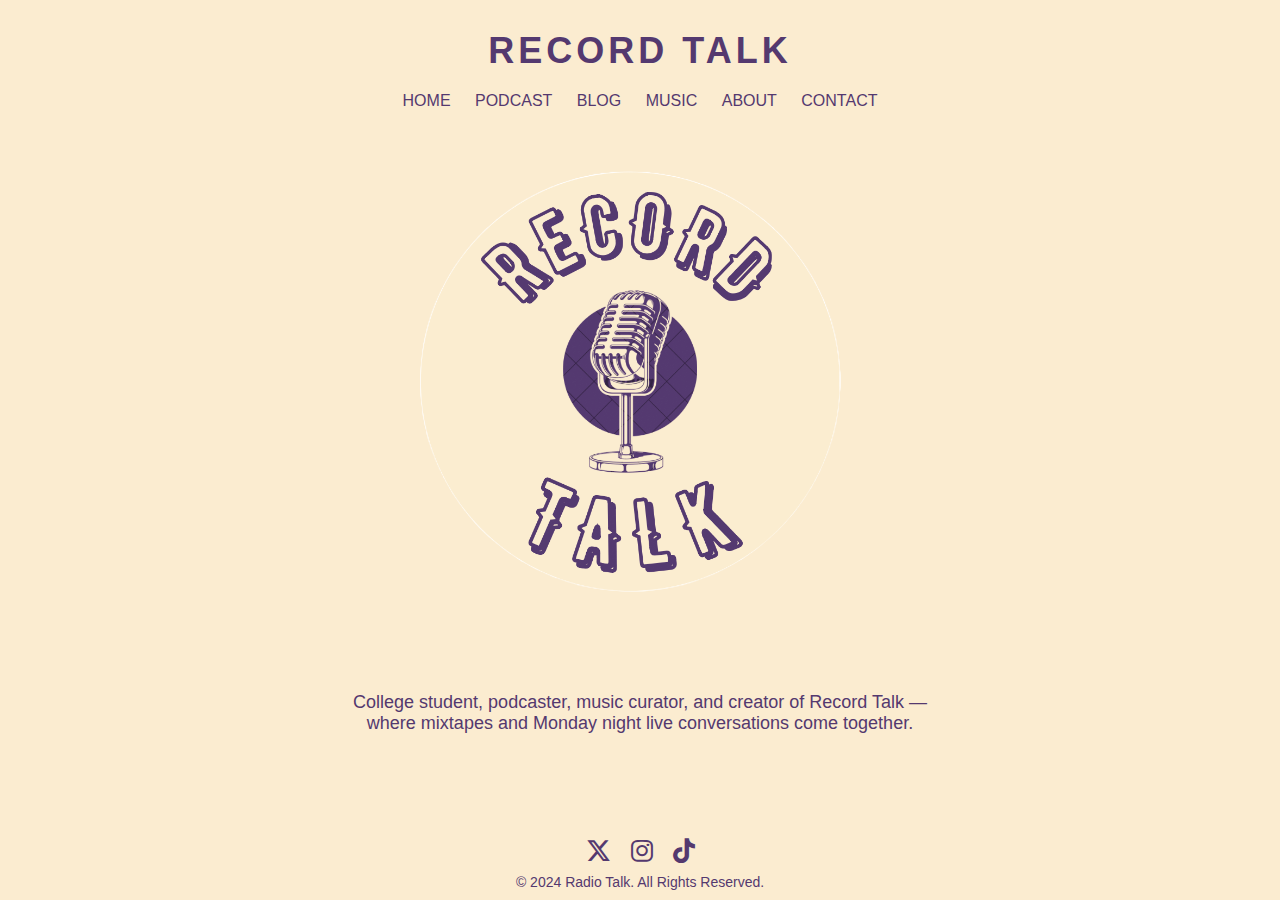
<file: index.html>
<!DOCTYPE html>
<html lang="en">
<head>
  <link rel="stylesheet" href="https://cdnjs.cloudflare.com/ajax/libs/font-awesome/6.5.1/css/all.min.css">
  <meta charset="UTF-8">
  <meta name="viewport" content="width=device-width, initial-scale=1.0">
  <title>Record Talk</title>
  <link rel="stylesheet" href="Style.css">
</head>
<body>
  <header>
    <h1>RECORD TALK</h1>
    <nav>
      <ul>
        <li><a href="index.html">HOME</a></li>
        <li><a href="RTpodcast.html">PODCAST</a></li>
        <li><a href="blog.html">BLOG</a></li>
        <li><a href="Music.html">MUSIC</a></li>
        <li><a href="about.html">ABOUT</a></li>
        <li><a href="contact.html">CONTACT</a></li>
      </ul>
    </nav>

    <img src="Logo.png" alt="Logo" class="logo">
  </header>

  <main>
    <section class="hero">
      <p class="tagline">College student, podcaster, music curator, and creator of Record Talk — where mixtapes and Monday night live conversations come together.</p>
    </section>
  </main>

  <!-- Social Media Section -->
  <div class="social-media">
    <a href="https://twitter.com/yourprofile" target="_blank">
      <i class="fa-brands fa-x-twitter"></i>
    </a>
    <a href="https://instagram.com/yourprofile" target="_blank">
      <i class="fa-brands fa-instagram"></i>
    </a>
    <a href="https://tiktok.com/@yourprofile" target="_blank">
      <i class="fa-brands fa-tiktok"></i>
    </a>
  </div>

  <footer>
    <p>&copy; 2024 Radio Talk. All Rights Reserved.</p>
  </footer>
</body>
</html>
</file>
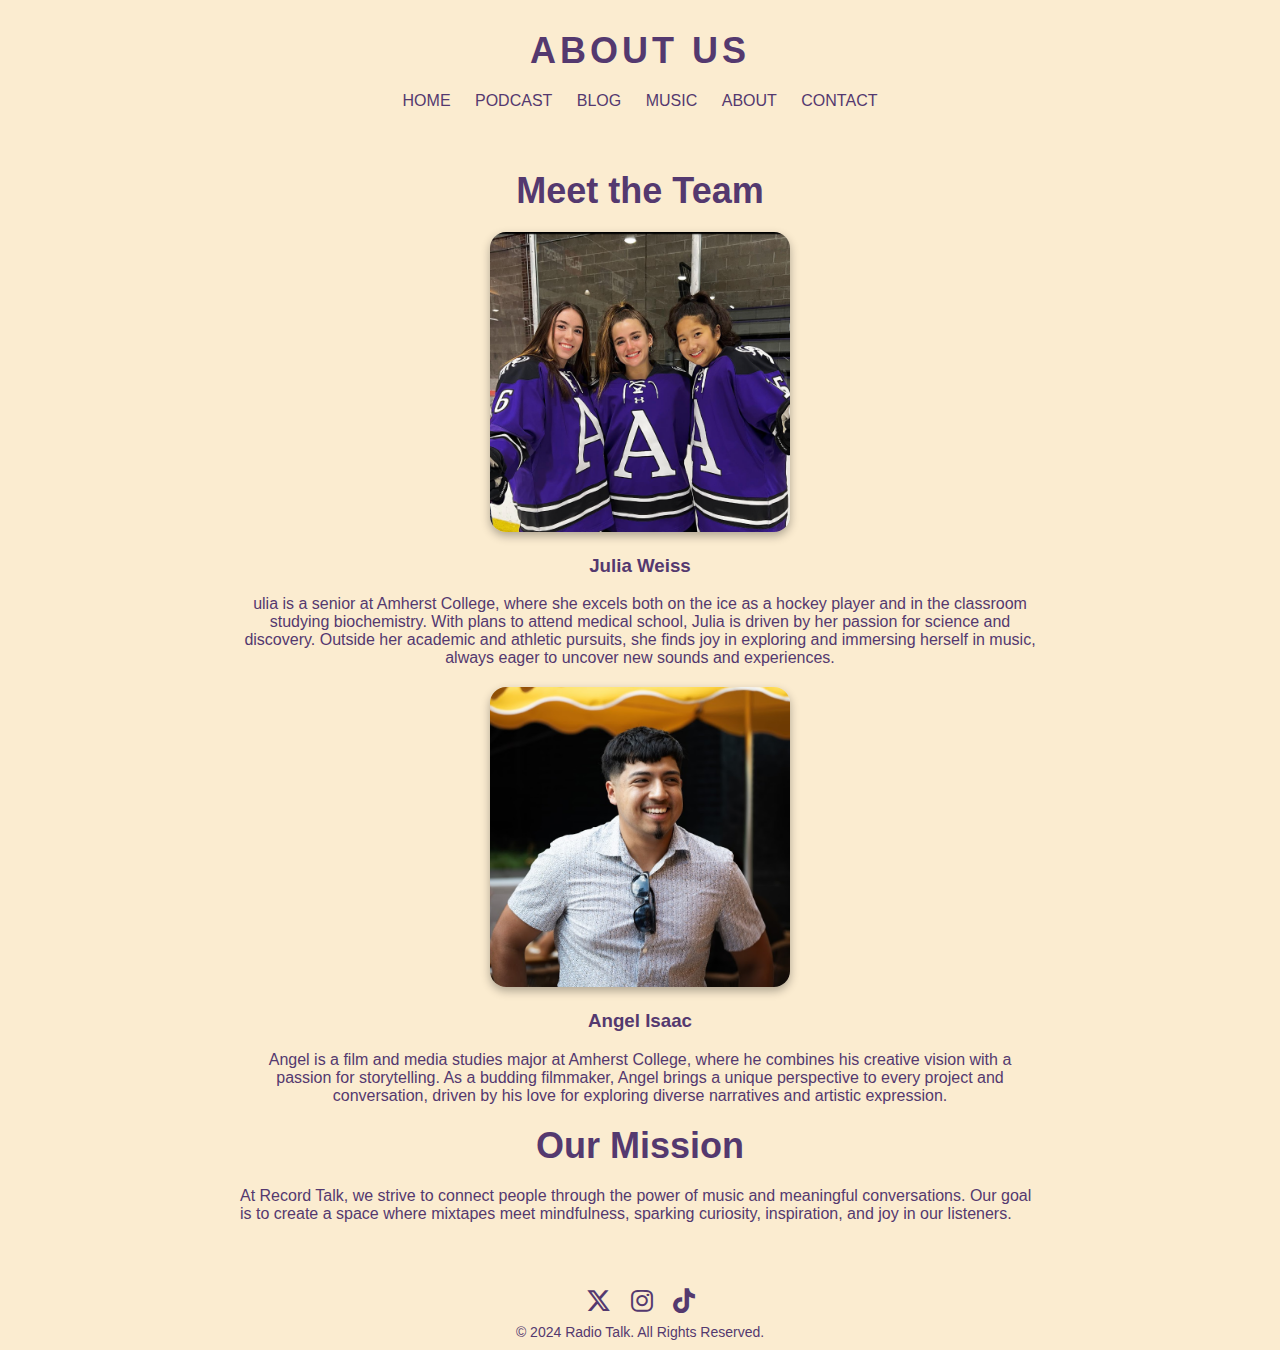
<file: about.html>
<!DOCTYPE html>
<html lang="en">
<head>
  <link rel="stylesheet" href="https://cdnjs.cloudflare.com/ajax/libs/font-awesome/6.5.1/css/all.min.css">
  <meta charset="UTF-8">
  <meta name="viewport" content="width=device-width, initial-scale=1.0">
  <title>About - Record Talk</title>
  <link rel="stylesheet" href="Style.css">
</head>
<body>
  <header>
    <h1>ABOUT US</h1>
    <nav>
        <ul>
            <li><a href="index.html">HOME</a></li>
            <li><a href="RTpodcast.html">PODCAST</a></li>
            <li><a href="blog.html">BLOG</a></li>
            <li><a href="Music.html">MUSIC</a></li>
            <li><a href="about.html">ABOUT</a></li>
            <li><a href="contact.html">CONTACT</a></li>
          </ul>
    </nav>


  </header>

  <main>
    <section class="about-us">
      <h2 class="section-title">Meet the Team</h2>
      <div class="team-container">
        <div class="host">
          <img src="Julia.png" alt="Co-Host 1" class="profile-pic">
          <h3>Julia Weiss</h3>
          <p>ulia is a senior at Amherst College, where she excels both on the ice as a hockey player and in the classroom studying biochemistry. With plans to attend medical school, Julia is driven by her passion for science and discovery. Outside her academic and athletic pursuits, she finds joy in exploring and immersing herself in music, always eager to uncover new sounds and experiences.</p>
        </div>
        <div class="host">
          <img src="angel.JPG" alt="Co-Host 2" class="profile-pic">
          <h3>Angel Isaac</h3>
          <p>Angel is a film and media studies major at Amherst College, where he combines his creative vision with a passion for storytelling. As a budding filmmaker, Angel brings a unique perspective to every project and conversation, driven by his love for exploring diverse narratives and artistic expression.</p>
        </div>
      </div>
    </section>

    <section class="our-mission">
      <h2 class="section-title">Our Mission</h2>
      <p>At Record Talk, we strive to connect people through the power of music and meaningful conversations. Our goal is to create a space where mixtapes meet mindfulness, sparking curiosity, inspiration, and joy in our listeners.</p>
    </section>
  </main>

  <!-- Social Media Section -->
  <div class="social-media">
    <a href="https://twitter.com/yourprofile" target="_blank">
      <i class="fa-brands fa-x-twitter"></i>
    </a>
    <a href="https://instagram.com/yourprofile" target="_blank">
      <i class="fa-brands fa-instagram"></i>
    </a>
    <a href="https://tiktok.com/@yourprofile" target="_blank">
      <i class="fa-brands fa-tiktok"></i>
    </a>
  </div>

  <footer>
    <p>&copy; 2024 Radio Talk. All Rights Reserved.</p>
  </footer>
</body>
</html>
</file>
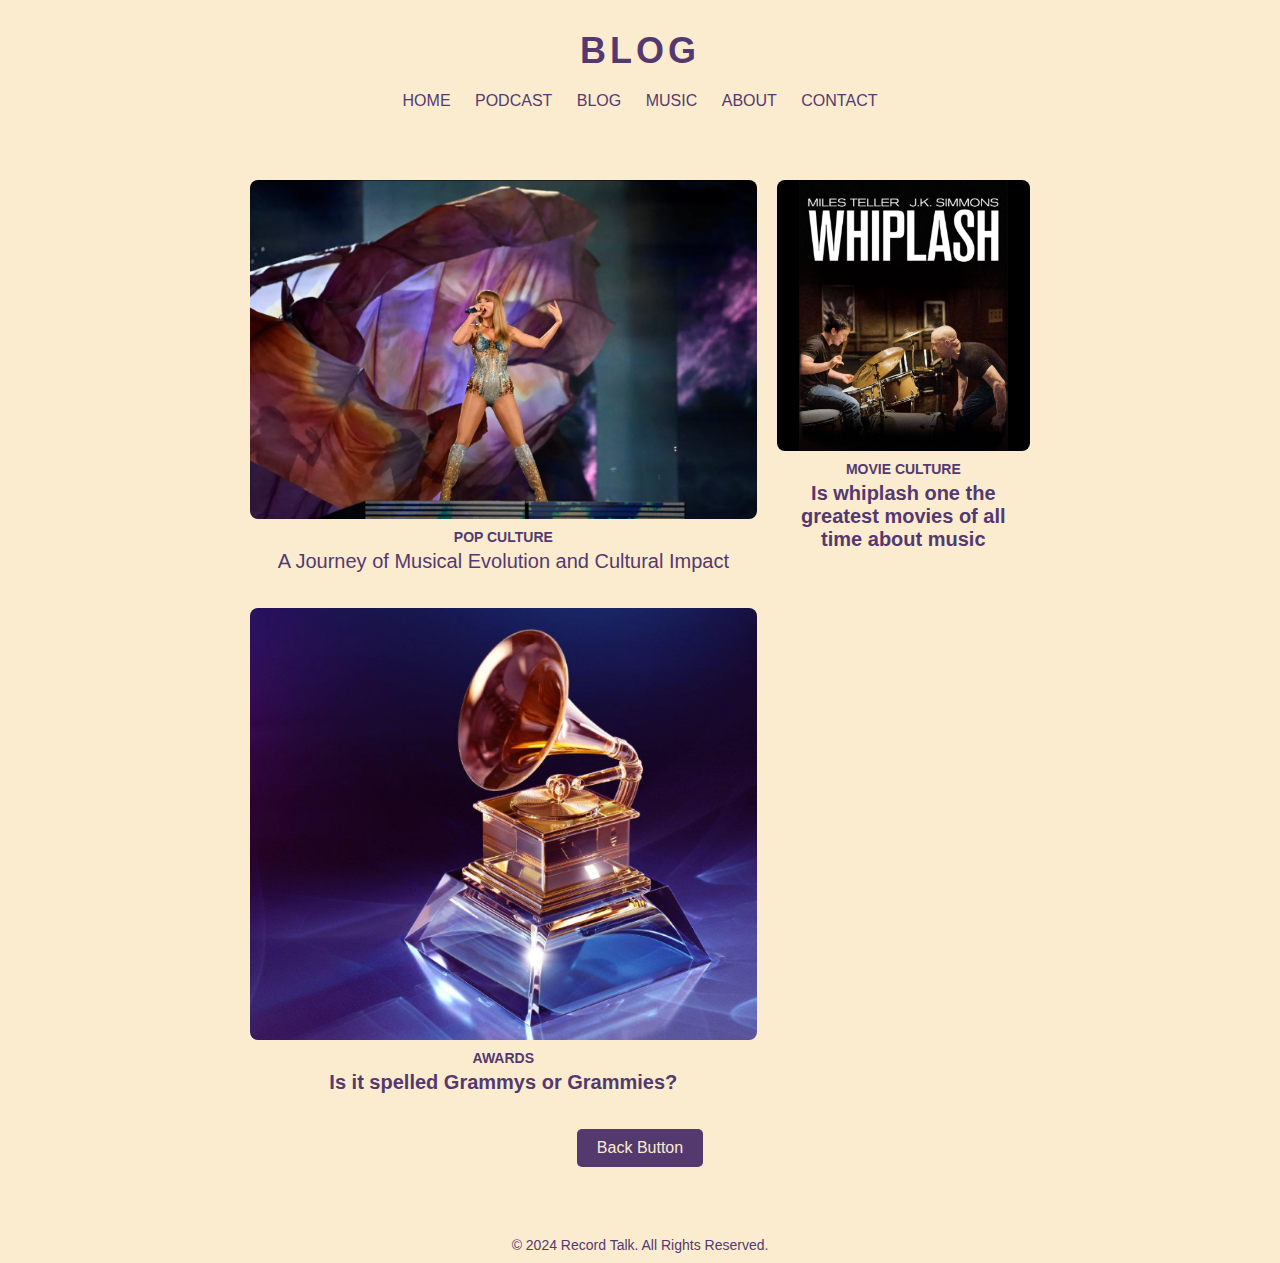
<file: allposts.html>
<!DOCTYPE html>
<html lang="en">
<head>
  <meta charset="UTF-8">
  <meta name="viewport" content="width=device-width, initial-scale=1.0">
  <link rel="stylesheet" href="Style.css">
</head>
<body>
  <header>
    <h1>BLOG</h1>
    <nav>
      <ul>
        <li><a href="index.html">HOME</a></li>
        <li><a href="RTpodcast.html">PODCAST</a></li>
        <li><a href="blog.html">BLOG</a></li>
        <li><a href="Music.html">MUSIC</a></li>
        <li><a href="about.html">ABOUT</a></li>
        <li><a href="contact.html">CONTACT</a></li>
      </ul>
    </nav>
  </header>

  <main>
    <section class="recent-posts">

      <div class="posts-grid">
        <!-- Main Featured Post -->
        <div class="post small-post">
          <img src="taylor.png" alt="Small post 1" class="post-image">
          <div class="post-details">
            <p class="category">POP CULTURE</p>
            <p class="post-title">A Journey of Musical Evolution and Cultural Impact</p>
          </div>
        </div>

        <!-- Smaller Post 1 -->
        <div class="post small-post">
          <img src="whiplash.png" alt="Small Post 2" class="post-image">
          <div class="post-details">
            <p class="category">MOVIE CULTURE</p>
            <h3 class="post-title">Is whiplash one the greatest movies of all time about music</h3>
          </div>
        </div>

        <!-- Smaller Post 2 -->
        <div class="post small-post">
          <img src="grammys.png" alt="Small Post 3" class="post-image">
          <div class="post-details">
            <p class="category">AWARDS</p>
            <h3 class="post-title">Is it spelled Grammys or Grammies?</h3>
          </div>
        </div>
      </div>

        </div>
      </div>

      <div class="all-posts-button">
        <a href="blog.html" class="button">Back Button</a>
      </div>



    </section>
  </main>

  <footer>
    <p>&copy; 2024 Record Talk. All Rights Reserved.</p>
  </footer>
</body>
</html>
</file>
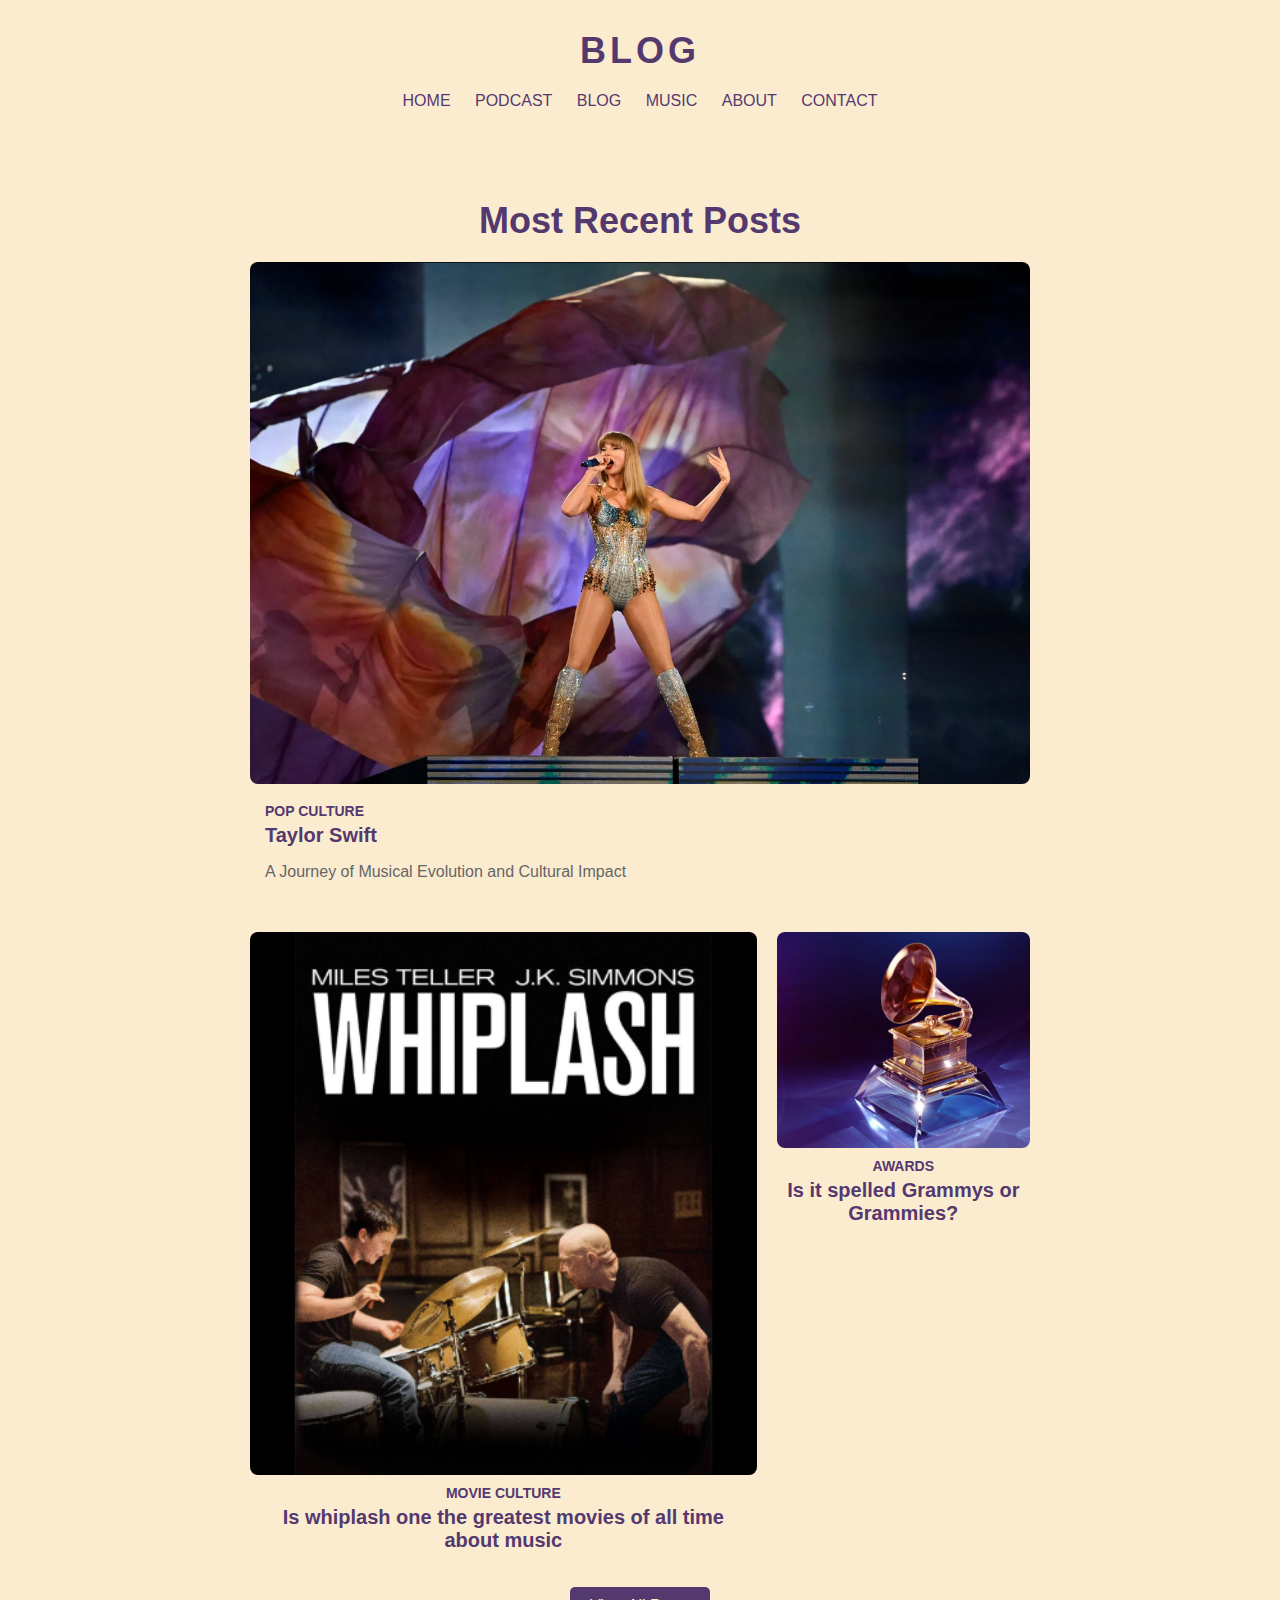
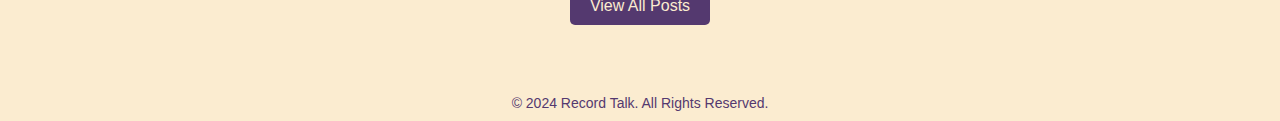
<file: blog.html>
<!DOCTYPE html>
<html lang="en">
<head>
  <meta charset="UTF-8">
  <meta name="viewport" content="width=device-width, initial-scale=1.0">
  <title>Most Recent Posts</title>
  <link rel="stylesheet" href="Style.css">
</head>
<body>
  <header>
    <h1>BLOG</h1>
    <nav>
      <ul>
        <li><a href="index.html">HOME</a></li>
        <li><a href="RTpodcast.html">PODCAST</a></li>
        <li><a href="blog.html">BLOG</a></li>
        <li><a href="Music.html">MUSIC</a></li>
        <li><a href="about.html">ABOUT</a></li>
        <li><a href="contact.html">CONTACT</a></li>
      </ul>
    </nav>
  </header>

  <main>
    <section class="recent-posts">
      <h2 class="section-title">Most Recent Posts</h2> 

      <div class="posts-grid">
        <!-- Main Featured Post -->
        <div class="post main-post">
          <a href="TaylorBlog.html">
            <img src="taylor.png" alt="Main Post" class="post-image">
          </a>
          <div class="post-details">
            <p class="category">POP CULTURE</p>
            <h3 class="post-title">Taylor Swift</h3>
            <p class="post-summary">A Journey of Musical Evolution and Cultural Impact</p>
          </div>
        </div>

        <!-- Smaller Post 1 -->
        <div class="post small-post">
          <img src="whiplash.png" alt="Small Post 1" class="post-image">
          <div class="post-details">
            <p class="category">MOVIE CULTURE</p>
            <h3 class="post-title">Is whiplash one the greatest movies of all time about music</h3>
          </div>
        </div>

        <!-- Smaller Post 2 -->
        <div class="post small-post">
          <img src="grammys.png" alt="Small Post 2" class="post-image">
          <div class="post-details">
            <p class="category">AWARDS</p>
            <h3 class="post-title">Is it spelled Grammys or Grammies?</h3>
          </div>
        </div>
      </div>

        </div>
      </div>

      <div class="all-posts-button">
        <a href="allposts.html" class="button">View All Posts</a>
      </div>



    </section>
  </main>

  <footer>
    <p>&copy; 2024 Record Talk. All Rights Reserved.</p>
  </footer>
</body>
</html>
</file>
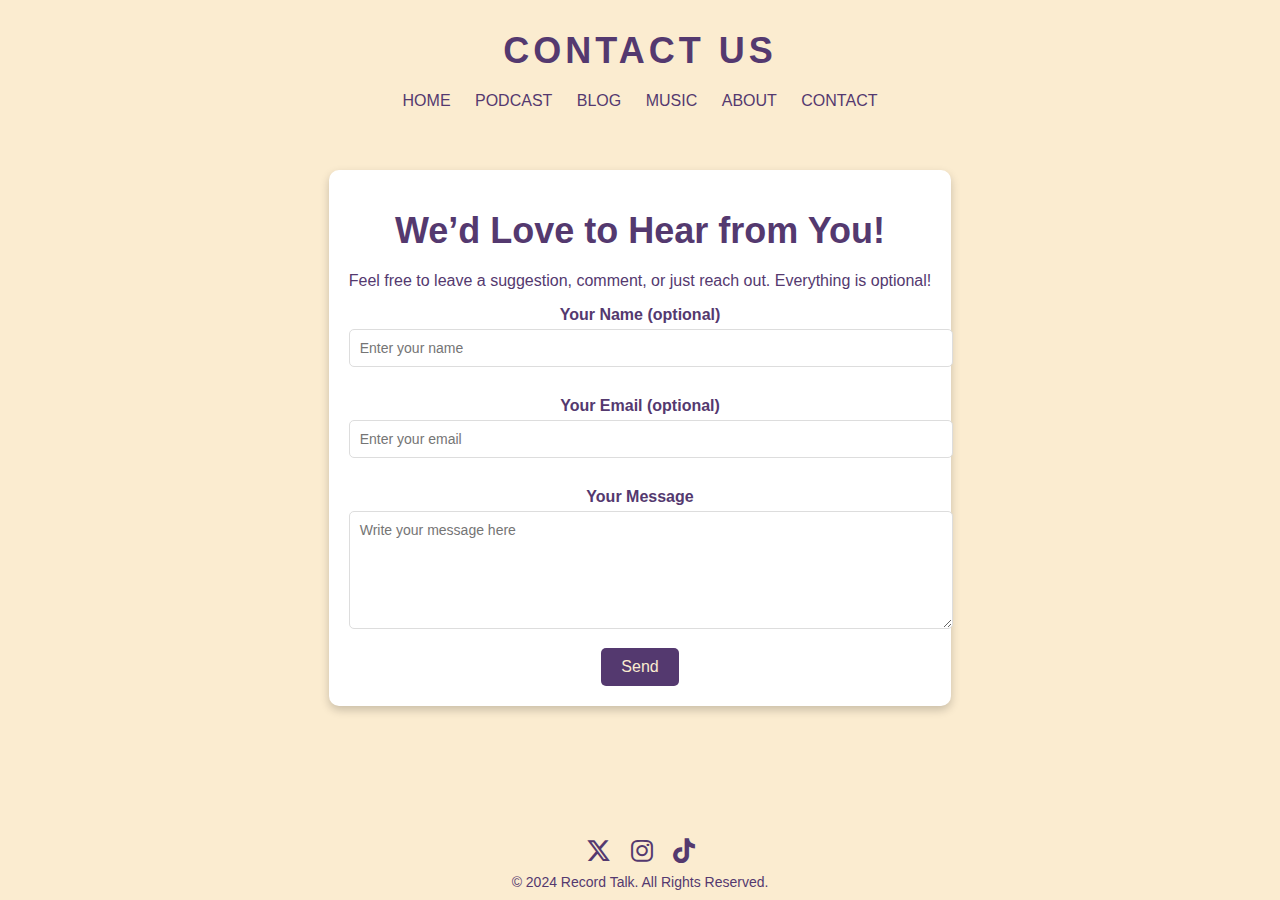
<file: contact.html>
<!DOCTYPE html>
<html lang="en">
<head>
  <link rel="stylesheet" href="https://cdnjs.cloudflare.com/ajax/libs/font-awesome/6.5.1/css/all.min.css">
  <meta charset="UTF-8">
  <meta name="viewport" content="width=device-width, initial-scale=1.0">
  <title>Contact Us - Record Talk</title>
  <link rel="stylesheet" href="Style.css">
</head>
<body>
  <header>
    <h1>CONTACT US</h1>
    <nav>
      <ul>
        <li><a href="index.html">HOME</a></li>
        <li><a href="RTpodcast.html">PODCAST</a></li>
        <li><a href="blog.html">BLOG</a></li>
        <li><a href="Music.html">MUSIC</a></li>
        <li><a href="about.html">ABOUT</a></li>
        <li><a href="contact.html">CONTACT</a></li>
      </ul>
    </nav>

  </header>

  <main>
    <section class="contact-form">
      <h2 class="section-title">We’d Love to Hear from You!</h2>
      <p>Feel free to leave a suggestion, comment, or just reach out. Everything is optional!</p>
      
      <form action="https://formsubmit.co/enzoweiss2014@gmail.com" method="POST">
        <!-- Name Field -->
        <label for="name">Your Name (optional)</label>
        <input type="text" id="name" name="name" placeholder="Enter your name">

        <!-- Email Field -->
        <label for="email">Your Email (optional)</label>
        <input type="email" id="email" name="email" placeholder="Enter your email">

        <!-- Message Field -->
        <label for="message">Your Message</label>
        <textarea id="message" name="message" rows="6" placeholder="Write your message here"></textarea>

        <!-- Submit Button -->
        <button type="submit" class="button">Send</button>
      </form>
    </section>
  </main>

  <!-- Social Media Section -->
  <div class="social-media">
    <a href="https://twitter.com/yourprofile" target="_blank">
      <i class="fa-brands fa-x-twitter"></i>
    </a>
    <a href="https://instagram.com/yourprofile" target="_blank">
      <i class="fa-brands fa-instagram"></i>
    </a>
    <a href="https://tiktok.com/@yourprofile" target="_blank">
      <i class="fa-brands fa-tiktok"></i>
    </a>
  </div>

  <footer>
    <p>&copy; 2024 Record Talk. All Rights Reserved.</p>
  </footer>
</body>
</html>
</file>
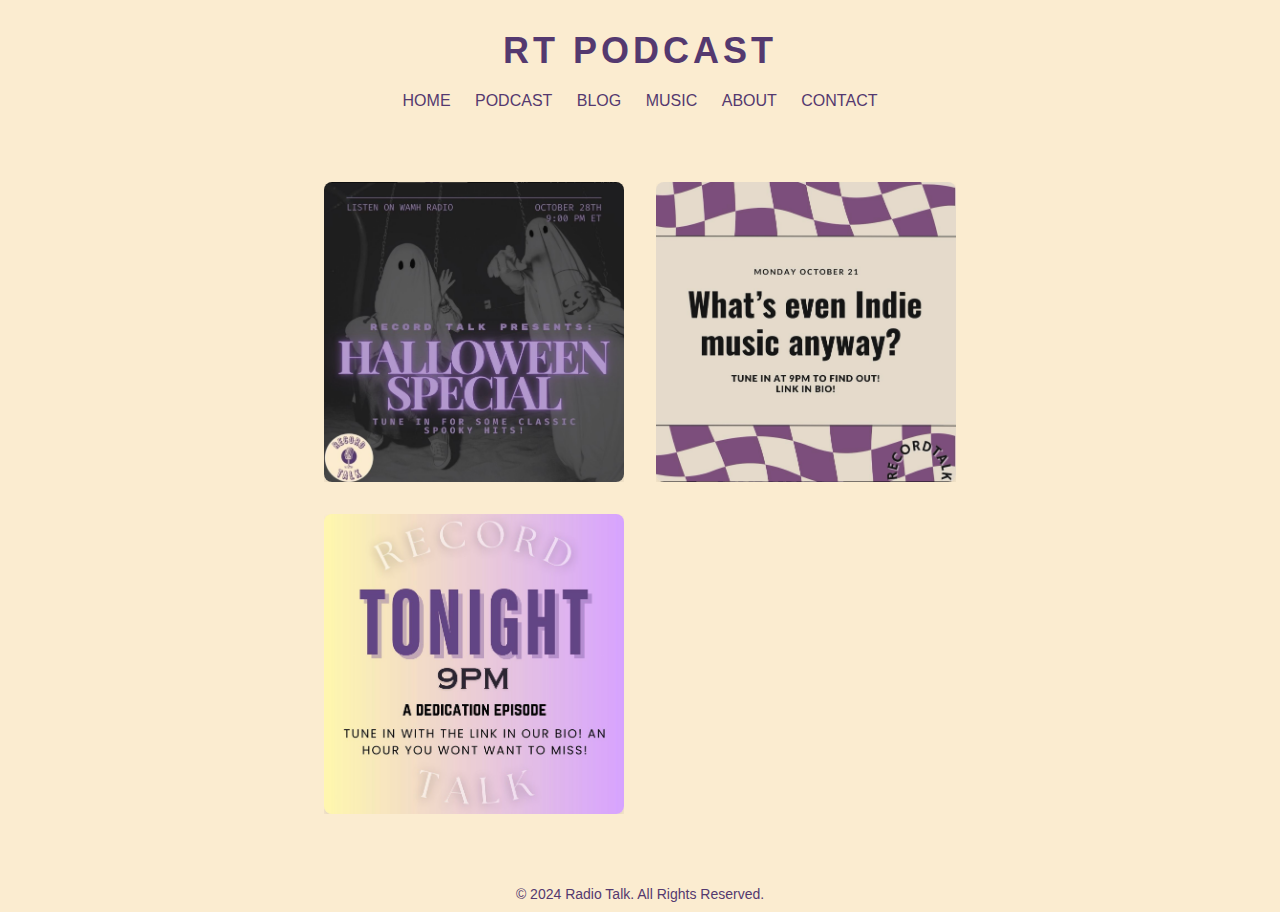
<file: RTpodcast.html>
<!DOCTYPE html>
<html lang="en">
    <head>
        <title>RTpodcast</title>
        <link rel="stylesheet" href="Style.css">
        <meta charset="UTF-8">
        <meta name="viewport" content="width=device-width, initial-scale=1.0">

    </head>

    <body>
        <header>
          <h1>RT PODCAST</h1>
          <nav>
            <ul>
              <li><a href="index.html">HOME</a></li>
              <li><a href="RTpodcast.html">PODCAST</a></li>
              <li><a href="blog.html">BLOG</a></li>
              <li><a href="Music.html">MUSIC</a></li>
              <li><a href="about.html">ABOUT</a></li>
              <li><a href="contact.html">CONTACT</a></li>
            </ul>
          </nav>
        </header>
    
        <main>
            <div class="podcast-container">
                <!-- Podcast 1 -->
                <div class="podcast-item">
                  <img src="podcast1.png" alt="Podcast 1" class="podcast-cover">
                  <div class="podcast-player">
                    <audio controls>
                      <source src="test.mp3" type="audio/mpeg">
                      Your browser does not support the audio element.
                    </audio>
                  </div>
                </div>
              
                <!-- Podcast 2 -->
                <div class="podcast-item">
                  <img src="podcast2.png" alt="Podcast 2" class="podcast-cover">
                  <div class="podcast-player">
                    <audio controls>
                      <source src="test.mp3" type="audio/mpeg">
                      Your browser does not support the audio element.
                    </audio>
                  </div>
                </div>
              
                <!-- Podcast 3 -->
                <div class="podcast-item">
                  <img src="podcast3.png" alt="Podcast 3" class="podcast-cover">
                  <div class="podcast-player">
                    <audio controls>
                      <source src="test.mp3" type="audio/mpeg">
                      Your browser does not support the audio element.
                    </audio>
                  </div>
                </div>
              
                <!-- Podcast 4 -->
        



        </main>
    
        <footer>
            <p>&copy; 2024 Radio Talk. All Rights Reserved.</p>
        </footer>
    </body>

</html>
</file>
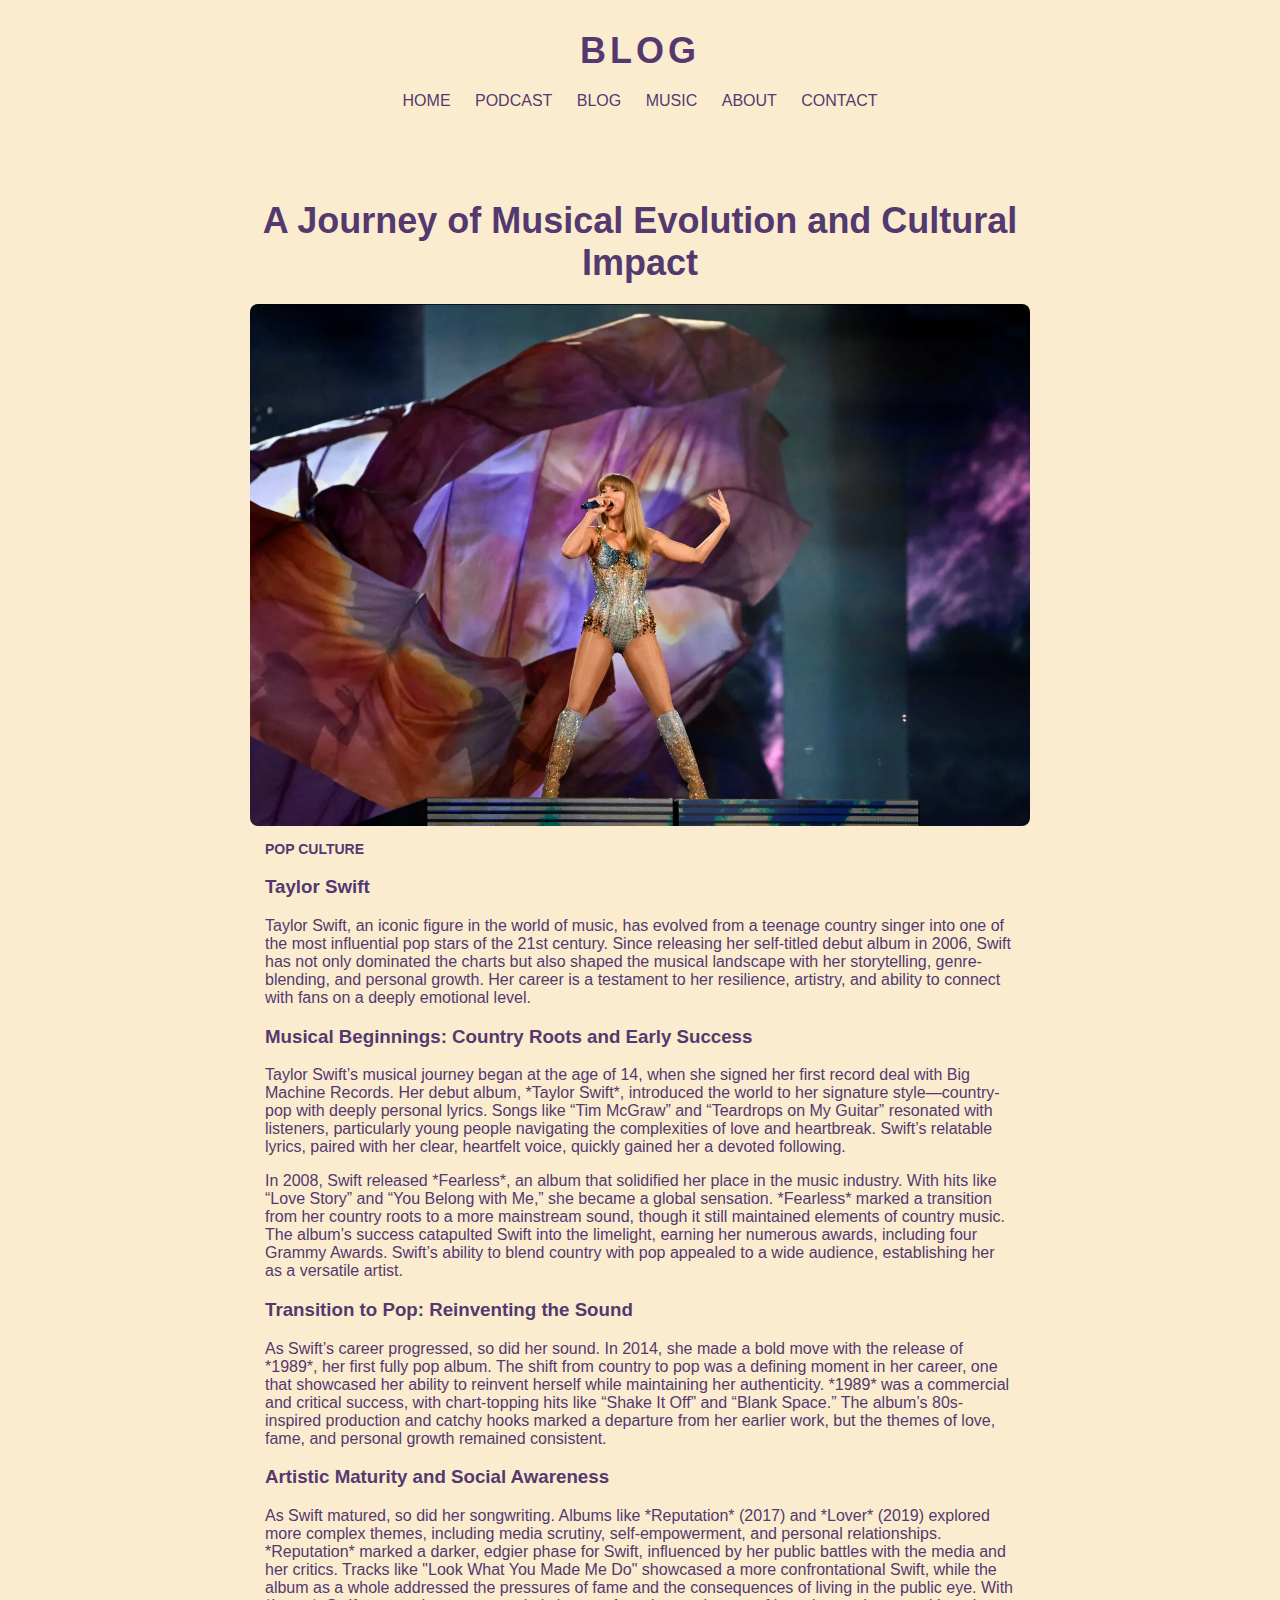
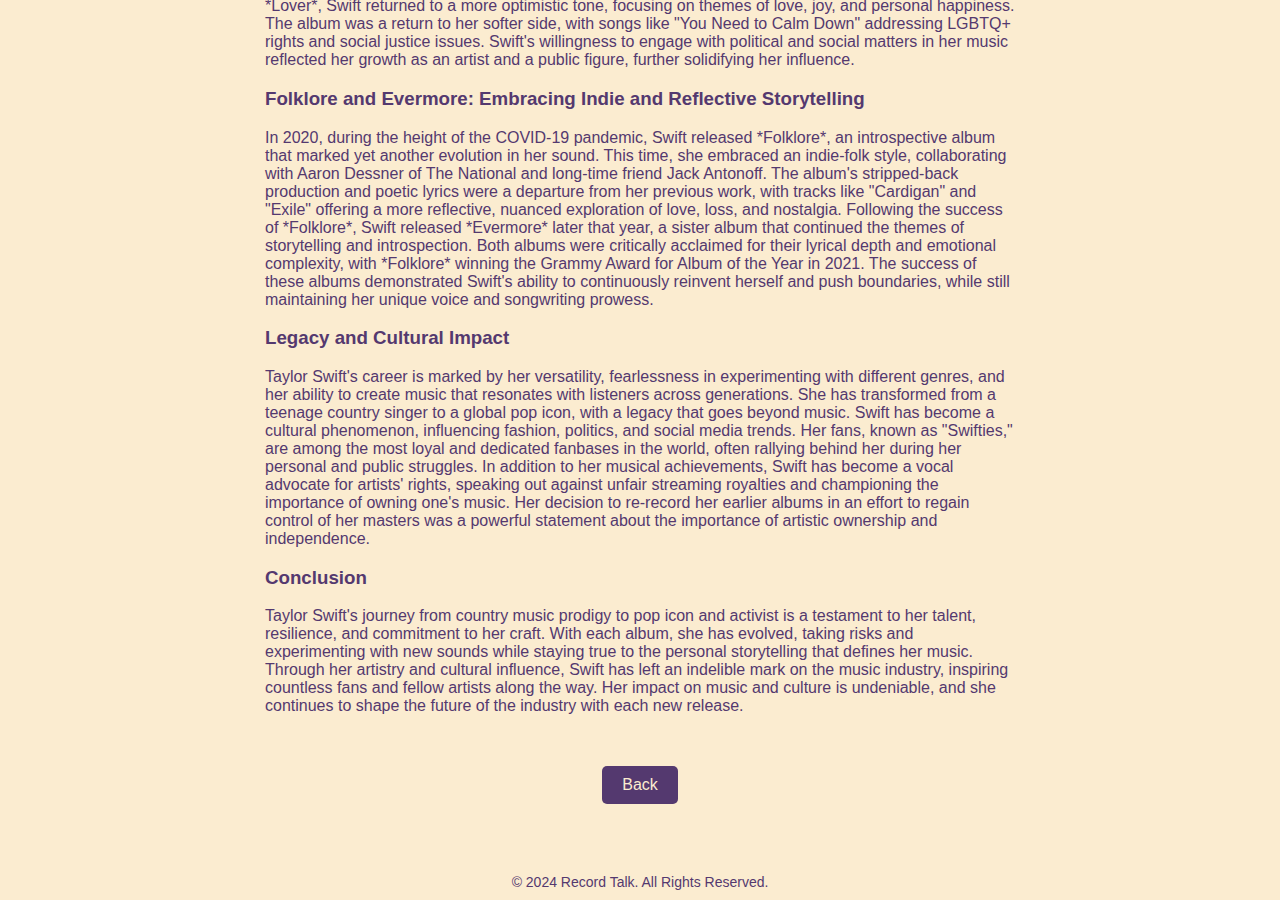
<file: TaylorBlog.html>
<!DOCTYPE html>
<html lang="en">
<head>
  <meta charset="UTF-8">
  <meta name="viewport" content="width=device-width, initial-scale=1.0">
  <title>Most Recent Posts</title>
  <link rel="stylesheet" href="Style.css">
</head>
<body>
  <header>
    <h1>BLOG</h1>
    <nav>
      <ul>
        <li><a href="index.html">HOME</a></li>
        <li><a href="RTpodcast.html">PODCAST</a></li>
        <li><a href="blog.html">BLOG</a></li>
        <li><a href="Music.html">MUSIC</a></li>
        <li><a href="about.html">ABOUT</a></li>
        <li><a href="contact.html">CONTACT</a></li>
      </ul>
    </nav>
  </header>

  <main>
    <section class="recent-posts">
      <h2 class="section-title">A Journey of Musical Evolution and Cultural Impact</h2> 

      <div class="posts-grid">
        <!-- Main Featured Post -->
        <div class="post main-post2">
          <img src="taylor.png" alt="Main Post" class="post-image">
          <div class="post-details">
            <p class="category">POP CULTURE</p>

            <h3>Taylor Swift</h3>
            <p>
              Taylor Swift, an iconic figure in the world of music, has evolved from a teenage country singer into one of the most influential pop stars of the 21st century. Since releasing her self-titled debut album in 2006, Swift has not only dominated the charts but also shaped the musical landscape with her storytelling, genre-blending, and personal growth. Her career is a testament to her resilience, artistry, and ability to connect with fans on a deeply emotional level.
            </p>

            <h3>Musical Beginnings: Country Roots and Early Success</h3>
            <p>
              Taylor Swift’s musical journey began at the age of 14, when she signed her first record deal with Big Machine Records. Her debut album, *Taylor Swift*, introduced the world to her signature style—country-pop with deeply personal lyrics. Songs like “Tim McGraw” and “Teardrops on My Guitar” resonated with listeners, particularly young people navigating the complexities of love and heartbreak. Swift’s relatable lyrics, paired with her clear, heartfelt voice, quickly gained her a devoted following.
            </p>

            <p>
              In 2008, Swift released *Fearless*, an album that solidified her place in the music industry. With hits like “Love Story” and “You Belong with Me,” she became a global sensation. *Fearless* marked a transition from her country roots to a more mainstream sound, though it still maintained elements of country music. The album’s success catapulted Swift into the limelight, earning her numerous awards, including four Grammy Awards. Swift’s ability to blend country with pop appealed to a wide audience, establishing her as a versatile artist.
            </p>

            <h3>Transition to Pop: Reinventing the Sound</h3>
            <p> 
              As Swift’s career progressed, so did her sound. In 2014, she made a bold move with the release of *1989*, her first fully pop album. The shift from country to pop was a defining moment in her career, one that showcased her ability to reinvent herself while maintaining her authenticity. *1989* was a commercial and critical success, with chart-topping hits like “Shake It Off” and “Blank Space.” The album’s 80s-inspired production and catchy hooks marked a departure from her earlier work, but the themes of love, fame, and personal growth remained consistent.
            </p>

            <h3>Artistic Maturity and Social Awareness</h3>
            <p>
              As Swift matured, so did her songwriting. Albums like *Reputation* (2017) and *Lover* (2019) explored more complex themes, including media scrutiny, self-empowerment, and personal relationships. *Reputation* marked a darker, edgier phase for Swift, influenced by her public battles with the media and her critics. Tracks like "Look What You Made Me Do" showcased a more confrontational Swift, while the album as a whole addressed the pressures of fame and the consequences of living in the public eye.

              With *Lover*, Swift returned to a more optimistic tone, focusing on themes of love, joy, and personal happiness. The album was a return to her softer side, with songs like "You Need to Calm Down" addressing LGBTQ+ rights and social justice issues. Swift's willingness to engage with political and social matters in her music reflected her growth as an artist and a public figure, further solidifying her influence.
            </p>

            <h3>Folklore and Evermore: Embracing Indie and Reflective Storytelling</h3>
            <p>
              In 2020, during the height of the COVID-19 pandemic, Swift released *Folklore*, an introspective album that marked yet another evolution in her sound. This time, she embraced an indie-folk style, collaborating with Aaron Dessner of The National and long-time friend Jack Antonoff. The album's stripped-back production and poetic lyrics were a departure from her previous work, with tracks like "Cardigan" and "Exile" offering a more reflective, nuanced exploration of love, loss, and nostalgia.

              Following the success of *Folklore*, Swift released *Evermore* later that year, a sister album that continued the themes of storytelling and introspection. Both albums were critically acclaimed for their lyrical depth and emotional complexity, with *Folklore* winning the Grammy Award for Album of the Year in 2021. The success of these albums demonstrated Swift's ability to continuously reinvent herself and push boundaries, while still maintaining her unique voice and songwriting prowess.
            </p>

            <h3>Legacy and Cultural Impact</h3>
            <p>
              Taylor Swift's career is marked by her versatility, fearlessness in experimenting with different genres, and her ability to create music that resonates with listeners across generations. She has transformed from a teenage country singer to a global pop icon, with a legacy that goes beyond music. Swift has become a cultural phenomenon, influencing fashion, politics, and social media trends. Her fans, known as "Swifties," are among the most loyal and dedicated fanbases in the world, often rallying behind her during her personal and public struggles.

              In addition to her musical achievements, Swift has become a vocal advocate for artists' rights, speaking out against unfair streaming royalties and championing the importance of owning one's music. Her decision to re-record her earlier albums in an effort to regain control of her masters was a powerful statement about the importance of artistic ownership and independence.
            </p>

            <h3>Conclusion</h3>
            <p>
              Taylor Swift's journey from country music prodigy to pop icon and activist is a testament to her talent, resilience, and commitment to her craft. With each album, she has evolved, taking risks and experimenting with new sounds while staying true to the personal storytelling that defines her music. Through her artistry and cultural influence, Swift has left an indelible mark on the music industry, inspiring countless fans and fellow artists along the way. Her impact on music and culture is undeniable, and she continues to shape the future of the industry with each new release.
            </p>
          </div>
        </div>
      </div>

      <div class="all-posts-button">
        <a href="allposts.html" class="button">Back</a>
      </div>
    </section>
  </main>

  <footer>
    <p>&copy; 2024 Record Talk. All Rights Reserved.</p>
  </footer>
</body>
</html>
</file>
<file: Style.css>
/* Global Styles */
body {
    font-family: Arial, sans-serif;
    margin: 0;
    padding: 0;
    color: #54396F;
    background-color: #FBECD0;
    display: flex;
    flex-direction: column;
    min-height: 100vh; /* Ensures the body takes full height */
}

/* Header Styles */
header {
    background-color: #FBECD0;
    padding: 10px 20px; /* Reduced top and bottom padding */
    text-align: center;
}

header h1 {
    font-size: 48px;
    margin: 5px 0;
    font-weight: bold;
    letter-spacing: 4px;
    color: #54396F;
}

nav ul {
    list-style-type: none;
    padding: 0;
    margin: 0;
}

nav ul li {
    display: inline-block;
    margin: 0 10px;
}

nav ul li a {
    color: #54396F;
    text-decoration: none;
    font-size: 16px;
    transition: color 0.3s;
}

nav ul li a:hover {
    color: #ccc;
}

header img.logo {
    width: 500px; /* Increase logo size */
    margin: 20px auto 10px; /* Adjust spacing */
    display: block;
}

/* Main Content Styles */
main {
    flex: 1; /* Allows main content to expand and push footer to bottom */
    max-width: 800px;
    margin: 10px auto;
    padding: 20px;
}

.hero p.tagline {
    font-size: 18px;
    text-align: center;
    max-width: 600px;
    margin: 10px auto 0;
}

/* Social Media Section */
.social-media {
    display: flex;
    justify-content: center;
    gap: 20px;
    margin-top: 20px;
}

.social-media i {
    font-size: 25px;
    color: #54396F;
    transition: color 0.3s ease, transform 0.3s ease;
}

.social-media i:hover {
    color: #54396F;
    transform: scale(1.2);
}

/* Footer Styles */
footer {
    background-color: #FBECD0;
    padding: 10px 20px;
    text-align: center;
    font-size: 14px;
    margin-top: auto; /* Push footer to the bottom */
}

footer p {
    margin: 0;
}

/* Podcast Page (Square Covers) */

/* Podcast Container */
.podcast-container {
    display: grid;
    grid-template-columns: repeat(2, 1fr); /* Two equal columns */
    gap: 2rem; /* Space between items */
    margin: 2rem auto;
    max-width: 1100px;
}

/* Podcast Items */
.podcast-item {
    position: relative; /* Allows positioning for audio */
    display: flex;
    flex-direction: column;
    align-items: center;
    overflow: hidden;
}

/* Default Podcast Cover (Square) */
.podcast-cover {
    width: 300px;
    height: 300px;
    object-fit: cover;
    border-radius: 8px; /* Slightly rounded corners */
    box-shadow: 0 4px 6px rgba(0, 0, 0, 0.1);
    transition: transform 0.3s ease; /* Smooth hover effect */
}

.podcast-item:hover .podcast-cover {
    transform: scale(1.05); /* Slight zoom effect on hover */
}

.podcast-player {
    position: absolute;
    bottom: 0;
    left: 50%;
    transform: translateX(-50%);
    width: 90%;
    max-width: 400px;
    opacity: 0;
    transition: opacity 0.3s ease, transform 0.3s ease;
}

.podcast-item:hover .podcast-player {
    opacity: 1; /* Show the audio player on hover */
    transform: translateX(-50%) translateY(-10px); /* Lift up slightly */
}

/* Audio Player Styling */
.podcast-player audio {
    width: 100%;
    border: none; /* Removes any borders */
    outline: none;
    background: transparent; /* Transparent player */
}

/* Webkit-specific player control adjustments */
audio::-webkit-media-controls-panel {
    background: rgba(255, 255, 255, 0.1); /* Slight transparency */
    border-radius: 8px;
}

audio::-webkit-media-controls-play-button,
audio::-webkit-media-controls-pause-button,
audio::-webkit-media-controls-mute-button,
audio::-webkit-media-controls-volume-slider-container {
    opacity: 1; /* Ensures visibility */
    display: block;
}

audio::-webkit-media-controls-timeline {
    background: none;
}

audio:hover::-webkit-media-controls-panel {
    background: rgba(0, 0, 0, 0.1); /* Hover effect for better visibility */
    transition: background 0.3s ease;
}

/* Reset Audio Player Margins */
.podcast-player {
    margin-top: 0;
    margin-bottom: 0;
    padding: 0;
}

/* BLOG PAGE */

/* General Styling */
body {
    font-family: Arial, sans-serif;
    margin: 0;
    padding: 0;
    background-color: #FBECD0;
    color: #54396F;
}

header h1, .section-title {
    text-align: center;
    font-size: 36px;
    margin: 20px 0;
    color: #54396F;
}

/* Recent Posts Section */
.recent-posts {
    max-width: 1100px;
    margin: 20px auto;
    padding: 10px;
}

.posts-grid {
    display: grid;
    grid-template-columns: 2fr 1fr; /* Main post larger */
    gap: 20px;
}

/* Main Post Styling */
.main-post {
    grid-column: span 2; /* Takes full width */
    display: flex;
    flex-direction: column;
}

.main-post img {
    transition: transform 0.3s ease-in-out; /* Smooth transition */
}

.main-post img:hover {
    transform: scale(1.05); /* Slight hover effect */
}

.post-image {
    width: 100%;
    height: auto;
    border-radius: 8px;
}

.post-details {
    padding: 15px;
}

.category {
    font-size: 14px;
    font-weight: bold;
    text-transform: uppercase;
    margin: 0;
}

.post-title {
    font-size: 20px;
    margin: 5px 0;
}

.post-summary {
    font-size: 16px;
    color: #666;
}

/* Main Post 2 Styling (No Hover Effect) */
.main-post2 {
    grid-column: span 2; /* Takes full width */
    display: flex;
    flex-direction: column;
}

.main-post2 img {
    transition: none; /* Remove transition */
}

.main-post2 img:hover {
    transform: none; /* Disable hover effect */
}

/* Smaller Posts */
.small-post {
    display: flex;
    flex-direction: column;
}

.small-post .post-details {
    padding: 10px;
    text-align: center;
}

.small-post img {
    border-radius: 8px;
    transition: transform 0.3s ease;
}

.small-post img:hover {
    transform: scale(1.05); /* Slight hover effect */
}

/* Footer */
footer {
    text-align: center;
    padding: 10px 0;
    background-color: #FBECD0;
}

.all-posts-button {
    text-align: center;
    margin-top: 20px;
}

.button {
    display: inline-block;
    background-color: #54396F; /* Your theme color */
    color: #FBECD0; /* Light text */
    padding: 10px 20px;
    font-size: 16px;
    text-decoration: none;
    border-radius: 5px;
    transition: background-color 0.3s ease;
}

.button:hover {
    background-color: #412D50; /* Slightly darker color on hover */
}

/* Music Page (Circular Covers) */

.circular-cover {
    width: 200px;
    height: 200px;
    border-radius: 50%; /* Circular shape */
    border: 5px solid #333; /* Outer record ring */
    background: radial-gradient(circle, #000 70%, transparent 72%); /* Simulates a record hole */
    box-shadow: 0 4px 10px rgba(0, 0, 0, 0.3); /* Subtle shadow */
    object-fit: cover; /* Maintain aspect ratio */
    animation: none; /* No spin by default */
    transition: transform 0.3s ease; /* Smooth zoom on hover */
}

.circular-cover.spin {
    animation: spin 5s linear infinite;
}

/* Keyframes for Spinning */
@keyframes spin {
    from {
        transform: rotate(0deg);
    }
    to {
        transform: rotate(360deg);
    }
}




/* host about */ 

/* Cool Image Styling for Host Class */
/* Cool Square Image Style */
.host img {
    width: 300px; /* Adjust size as needed */
    height: 300px; /* Keep square dimensions */
    object-fit: cover; /* Maintain aspect ratio */
    border-radius: 16px; /* Rounded corners */
    box-shadow: 0 4px 10px rgba(0, 0, 0, 0.3); /* Subtle shadow for depth */
    transition: transform 0.3s ease, box-shadow 0.3s ease;
}

.host img:hover {
    transform: scale(1.05); /* Slight zoom effect */
    box-shadow: 0 8px 20px rgba(0, 0, 0, 0.4); /* Enhance shadow on hover */
}

/* Optional: Align content in the host div */
.host {
    text-align: center;
    margin-bottom: 20px;
}


/* contact */

/* Contact Form Styles */
.contact-form {
    max-width: 600px;
    margin: 20px auto;
    padding: 20px;
    background-color: #FFFFFF; /* White background for form */
    border-radius: 10px;
    box-shadow: 0 4px 10px rgba(0, 0, 0, 0.2); /* Subtle shadow */
    text-align: center;
}

.contact-form label {
    display: block;
    margin: 15px 0 5px;
    font-size: 16px;
    font-weight: bold;
    color: #54396F;
}

.contact-form input, 
.contact-form textarea {
    width: 100%;
    padding: 10px;
    margin-bottom: 15px;
    border: 1px solid #ddd;
    border-radius: 5px;
    font-size: 14px;
    color: #54396F;
    font-family: Arial, sans-serif;
}

.contact-form input:focus, 
.contact-form textarea:focus {
    outline: none;
    border-color: #54396F;
    box-shadow: 0 0 5px rgba(84, 57, 111, 0.5);
}

.contact-form .button {
    background-color: #54396F; /* Your theme color */
    color: #FBECD0; /* Light text */
    padding: 10px 20px;
    font-size: 16px;
    border: none;
    border-radius: 5px;
    cursor: pointer;
    transition: background-color 0.3s ease;
}

.contact-form .button:hover {
    background-color: #412D50; /* Slightly darker color */
}
</file>
